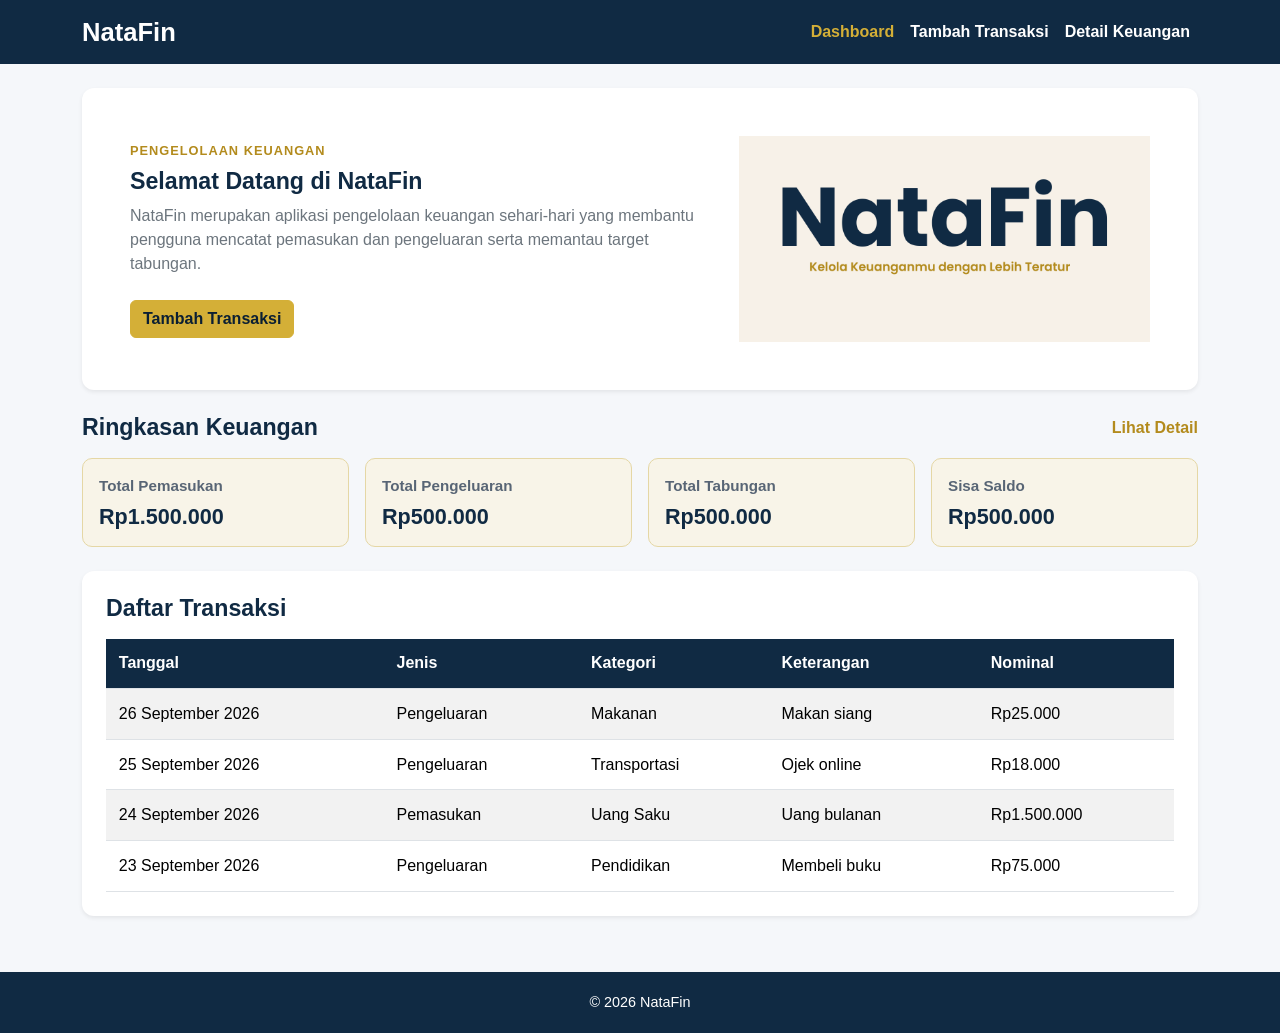
<file: index.html>
<!DOCTYPE html>
<html lang="id">

<head>
    <meta charset="UTF-8">
    <meta name="viewport" content="width=device-width, initial-scale=1.0">
    <title>NataFin - Dashboard</title>

    <link href="https://cdn.jsdelivr.net/npm/bootstrap@5.3.0/dist/css/bootstrap.min.css" rel="stylesheet">
    <link rel="stylesheet" href="assets/css/style.css">
</head>

<body>
    <nav class="navbar navbar-expand-lg navbar-dark navbar-natafin">
        <div class="container">
            <a class="navbar-brand" href="index.html">NataFin</a>

            <button class="navbar-toggler" type="button" data-bs-toggle="collapse"
                data-bs-target="#navbarNataFin" aria-controls="navbarNataFin"
                aria-expanded="false" aria-label="Buka navigasi">
                <span class="navbar-toggler-icon"></span>
            </button>

            <div class="collapse navbar-collapse" id="navbarNataFin">
                <ul class="navbar-nav ms-auto mb-2 mb-lg-0">
                    <li class="nav-item">
                        <a class="nav-link active" aria-current="page" href="index.html">Dashboard</a>
                    </li>
                    <li class="nav-item">
                        <a class="nav-link" href="pages/transaksi/transaksi.html">Tambah Transaksi</a>
                    </li>
                    <li class="nav-item">
                        <a class="nav-link" href="pages/keuangan/detail.html">Detail Keuangan</a>
                    </li>
                </ul>
            </div>
        </div>
    </nav>

    <main class="container py-4">
        <section class="card hero-card shadow-sm border-0 mb-4">
            <div class="card-body p-4 p-lg-5">
                <div class="row align-items-center g-4">
                    <div class="col-12 col-lg-7">
                        <p class="eyebrow">PENGELOLAAN KEUANGAN</p>

                        <h1 class="section-title">Selamat Datang di NataFin</h1>

                        <p class="text-secondary">
                            NataFin merupakan aplikasi pengelolaan keuangan sehari-hari
                            yang membantu pengguna mencatat pemasukan dan pengeluaran
                            serta memantau target tabungan.
                        </p>

                        <a href="pages/transaksi/transaksi.html" class="btn btn-gold mt-2">
                            Tambah Transaksi
                        </a>
                    </div>

                    <div class="col-12 col-lg-5 text-center">
                        <img src="assets/img/logo_natafin.png"
                            class="img-fluid brand-logo" alt="Logo NataFin">
                    </div>
                </div>
            </div>
        </section>

        <section class="mb-4">
            <div class="d-flex flex-wrap justify-content-between align-items-center gap-2 mb-3">
                <h2 class="section-title mb-0">Ringkasan Keuangan</h2>
                <a href="pages/keuangan/detail.html" class="content-link">Lihat Detail</a>
            </div>

            <div class="row g-3">
                <div class="col-12 col-sm-6 col-xl-3">
                    <div class="card summary-card h-100">
                        <div class="card-body">
                            <p class="summary-label">Total Pemasukan</p>
                            <h3 class="summary-amount">Rp1.500.000</h3>
                        </div>
                    </div>
                </div>

                <div class="col-12 col-sm-6 col-xl-3">
                    <div class="card summary-card h-100">
                        <div class="card-body">
                            <p class="summary-label">Total Pengeluaran</p>
                            <h3 class="summary-amount">Rp500.000</h3>
                        </div>
                    </div>
                </div>

                <div class="col-12 col-sm-6 col-xl-3">
                    <div class="card summary-card h-100">
                        <div class="card-body">
                            <p class="summary-label">Total Tabungan</p>
                            <h3 class="summary-amount">Rp500.000</h3>
                        </div>
                    </div>
                </div>

                <div class="col-12 col-sm-6 col-xl-3">
                    <div class="card summary-card h-100">
                        <div class="card-body">
                            <p class="summary-label">Sisa Saldo</p>
                            <h3 class="summary-amount">Rp500.000</h3>
                        </div>
                    </div>
                </div>
            </div>
        </section>

        <section class="card content-card shadow-sm border-0">
            <div class="card-body p-3 p-md-4">
                <h2 class="section-title mb-3">Daftar Transaksi</h2>

                <div class="table-responsive">
                    <table class="table table-striped table-hover align-middle mb-0">
                        <thead class="table-natafin">
                            <tr>
                                <th scope="col">Tanggal</th>
                                <th scope="col">Jenis</th>
                                <th scope="col">Kategori</th>
                                <th scope="col">Keterangan</th>
                                <th scope="col">Nominal</th>
                            </tr>
                        </thead>

                        <tbody>
                            <tr>
                                <td>26 September 2026</td>
                                <td>Pengeluaran</td>
                                <td>Makanan</td>
                                <td>Makan siang</td>
                                <td>Rp25.000</td>
                            </tr>
                            <tr>
                                <td>25 September 2026</td>
                                <td>Pengeluaran</td>
                                <td>Transportasi</td>
                                <td>Ojek online</td>
                                <td>Rp18.000</td>
                            </tr>
                            <tr>
                                <td>24 September 2026</td>
                                <td>Pemasukan</td>
                                <td>Uang Saku</td>
                                <td>Uang bulanan</td>
                                <td>Rp1.500.000</td>
                            </tr>
                            <tr>
                                <td>23 September 2026</td>
                                <td>Pengeluaran</td>
                                <td>Pendidikan</td>
                                <td>Membeli buku</td>
                                <td>Rp75.000</td>
                            </tr>
                        </tbody>
                    </table>
                </div>
            </div>
        </section>
    </main>

    <footer class="footer-natafin">
        <div class="container text-center">
            <p class="mb-0">&copy; 2026 NataFin</p>
        </div>
    </footer>

    <script src="https://cdn.jsdelivr.net/npm/bootstrap@5.3.0/dist/js/bootstrap.bundle.min.js"></script>
</body>

</html>
</file>
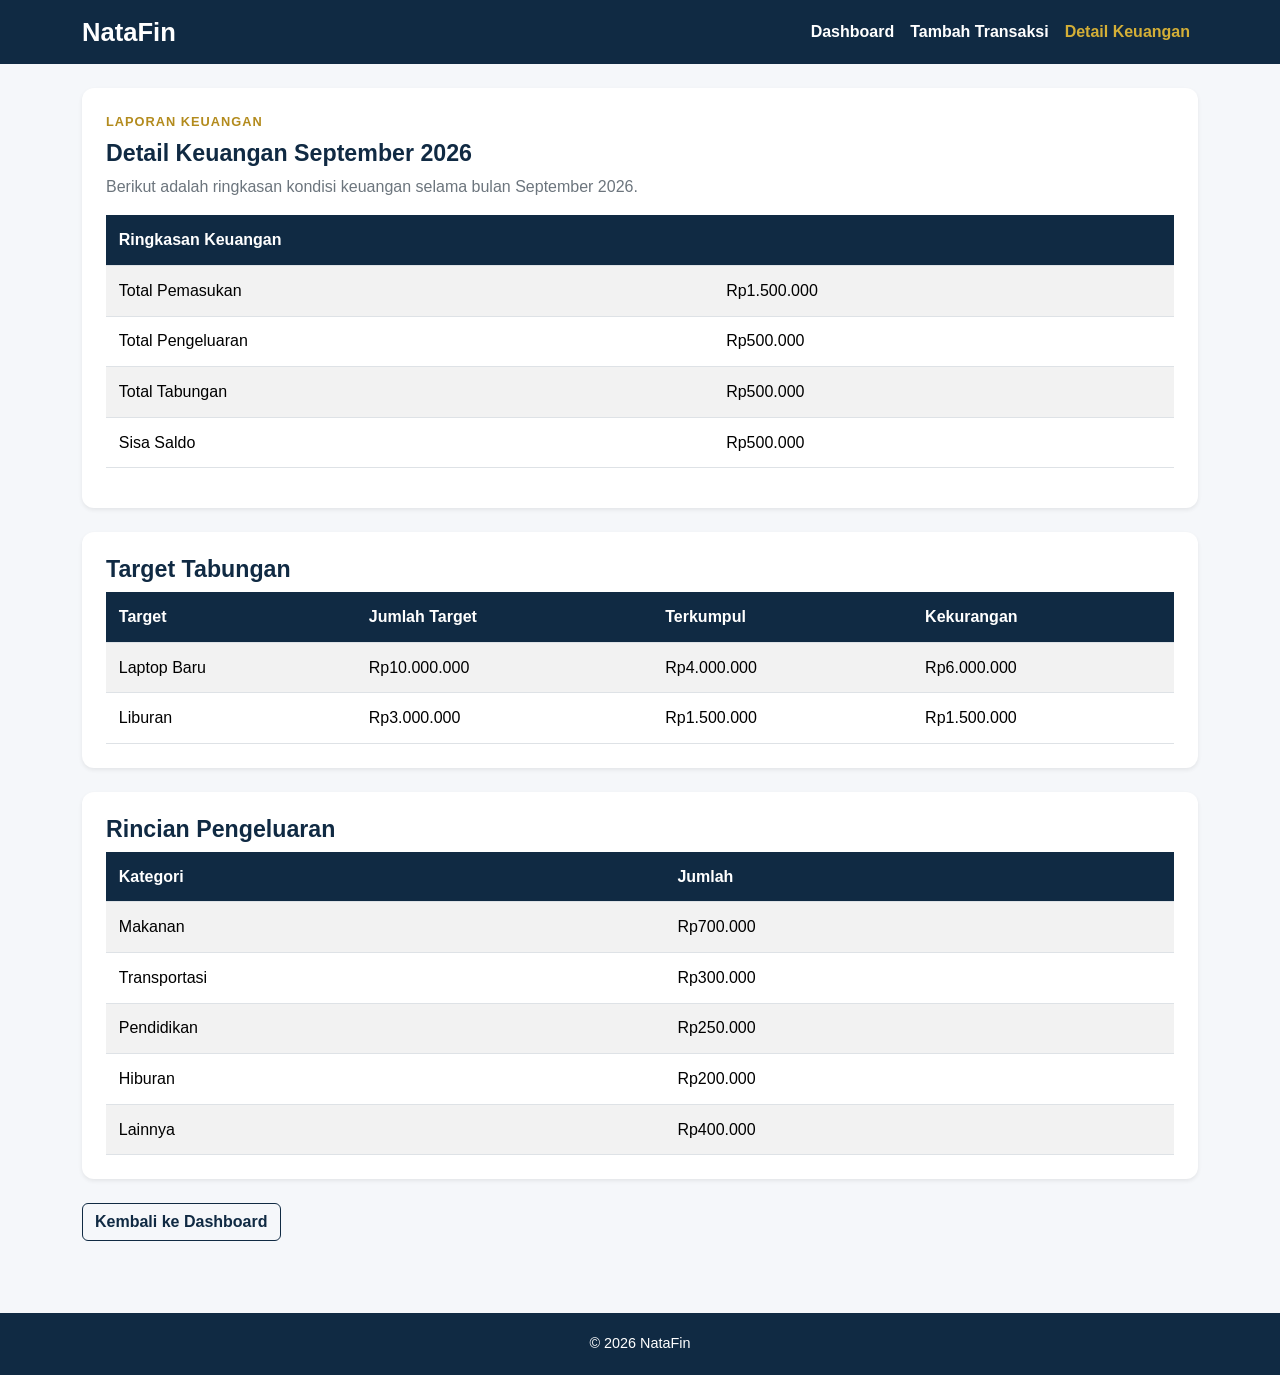
<file: detail.html>
<!DOCTYPE html>
<html lang="id">

<head>
    <meta charset="UTF-8">
    <meta name="viewport" content="width=device-width, initial-scale=1.0">
    <title>NataFin - Detail Keuangan</title>

    <link href="https://cdn.jsdelivr.net/npm/bootstrap@5.3.0/dist/css/bootstrap.min.css" rel="stylesheet">
    <link rel="stylesheet" href="style.css">
</head>

<body>
    <nav class="navbar navbar-expand-lg navbar-dark navbar-natafin">
        <div class="container">
            <a class="navbar-brand" href="index.html">NataFin</a>

            <button class="navbar-toggler" type="button" data-bs-toggle="collapse"
                data-bs-target="#navbarNataFin" aria-controls="navbarNataFin"
                aria-expanded="false" aria-label="Buka navigasi">
                <span class="navbar-toggler-icon"></span>
            </button>

            <div class="collapse navbar-collapse" id="navbarNataFin">
                <ul class="navbar-nav ms-auto mb-2 mb-lg-0">
                    <li class="nav-item">
                        <a class="nav-link" href="index.html">Dashboard</a>
                    </li>
                    <li class="nav-item">
                        <a class="nav-link" href="transaksi.html">Tambah Transaksi</a>
                    </li>
                    <li class="nav-item">
                        <a class="nav-link active" aria-current="page" href="detail.html">Detail Keuangan</a>
                    </li>
                </ul>
            </div>
        </div>
    </nav>

    <main class="container py-4">
        <section class="card content-card shadow-sm border-0 mb-4">
            <div class="card-body p-3 p-md-4">
                <p class="eyebrow">LAPORAN KEUANGAN</p>
                <h1 class="section-title">Detail Keuangan September 2026</h1>

                <p class="text-secondary">
                    Berikut adalah ringkasan kondisi keuangan selama bulan September 2026.
                </p>

                <div class="table-responsive">
                    <table class="table table-striped align-middle">
                        <thead class="table-natafin">
                            <tr>
                                <th colspan="2">Ringkasan Keuangan</th>
                            </tr>
                        </thead>
                        <tbody>
                            <tr>
                                <td>Total Pemasukan</td>
                                <td>Rp1.500.000</td>
                            </tr>
                            <tr>
                                <td>Total Pengeluaran</td>
                                <td>Rp500.000</td>
                            </tr>
                            <tr>
                                <td>Total Tabungan</td>
                                <td>Rp500.000</td>
                            </tr>
                            <tr>
                                <td>Sisa Saldo</td>
                                <td>Rp500.000</td>
                            </tr>
                        </tbody>
                    </table>
                </div>
            </div>
        </section>

        <section class="card content-card shadow-sm border-0 mb-4">
            <div class="card-body p-3 p-md-4">
                <h2 class="section-title">Target Tabungan</h2>

                <div class="table-responsive">
                    <table class="table table-striped table-hover align-middle mb-0">
                        <thead class="table-natafin">
                            <tr>
                                <th scope="col">Target</th>
                                <th scope="col">Jumlah Target</th>
                                <th scope="col">Terkumpul</th>
                                <th scope="col">Kekurangan</th>
                            </tr>
                        </thead>
                        <tbody>
                            <tr>
                                <td>Laptop Baru</td>
                                <td>Rp10.000.000</td>
                                <td>Rp4.000.000</td>
                                <td>Rp6.000.000</td>
                            </tr>
                            <tr>
                                <td>Liburan</td>
                                <td>Rp3.000.000</td>
                                <td>Rp1.500.000</td>
                                <td>Rp1.500.000</td>
                            </tr>
                        </tbody>
                    </table>
                </div>
            </div>
        </section>

        <section class="card content-card shadow-sm border-0 mb-4">
            <div class="card-body p-3 p-md-4">
                <h2 class="section-title">Rincian Pengeluaran</h2>

                <div class="table-responsive">
                    <table class="table table-striped align-middle mb-0">
                        <thead class="table-natafin">
                            <tr>
                                <th scope="col">Kategori</th>
                                <th scope="col">Jumlah</th>
                            </tr>
                        </thead>
                        <tbody>
                            <tr>
                                <td>Makanan</td>
                                <td>Rp700.000</td>
                            </tr>
                            <tr>
                                <td>Transportasi</td>
                                <td>Rp300.000</td>
                            </tr>
                            <tr>
                                <td>Pendidikan</td>
                                <td>Rp250.000</td>
                            </tr>
                            <tr>
                                <td>Hiburan</td>
                                <td>Rp200.000</td>
                            </tr>
                            <tr>
                                <td>Lainnya</td>
                                <td>Rp400.000</td>
                            </tr>
                        </tbody>
                    </table>
                </div>
            </div>
        </section>

        <p>
            <a href="index.html" class="btn btn-outline-navy">Kembali ke Dashboard</a>
        </p>
    </main>

    <footer class="footer-natafin">
        <div class="container text-center">
            <p class="mb-0">&copy; 2026 NataFin</p>
        </div>
    </footer>

    <script src="https://cdn.jsdelivr.net/npm/bootstrap@5.3.0/dist/js/bootstrap.bundle.min.js"></script>
</body>

</html>
</file>
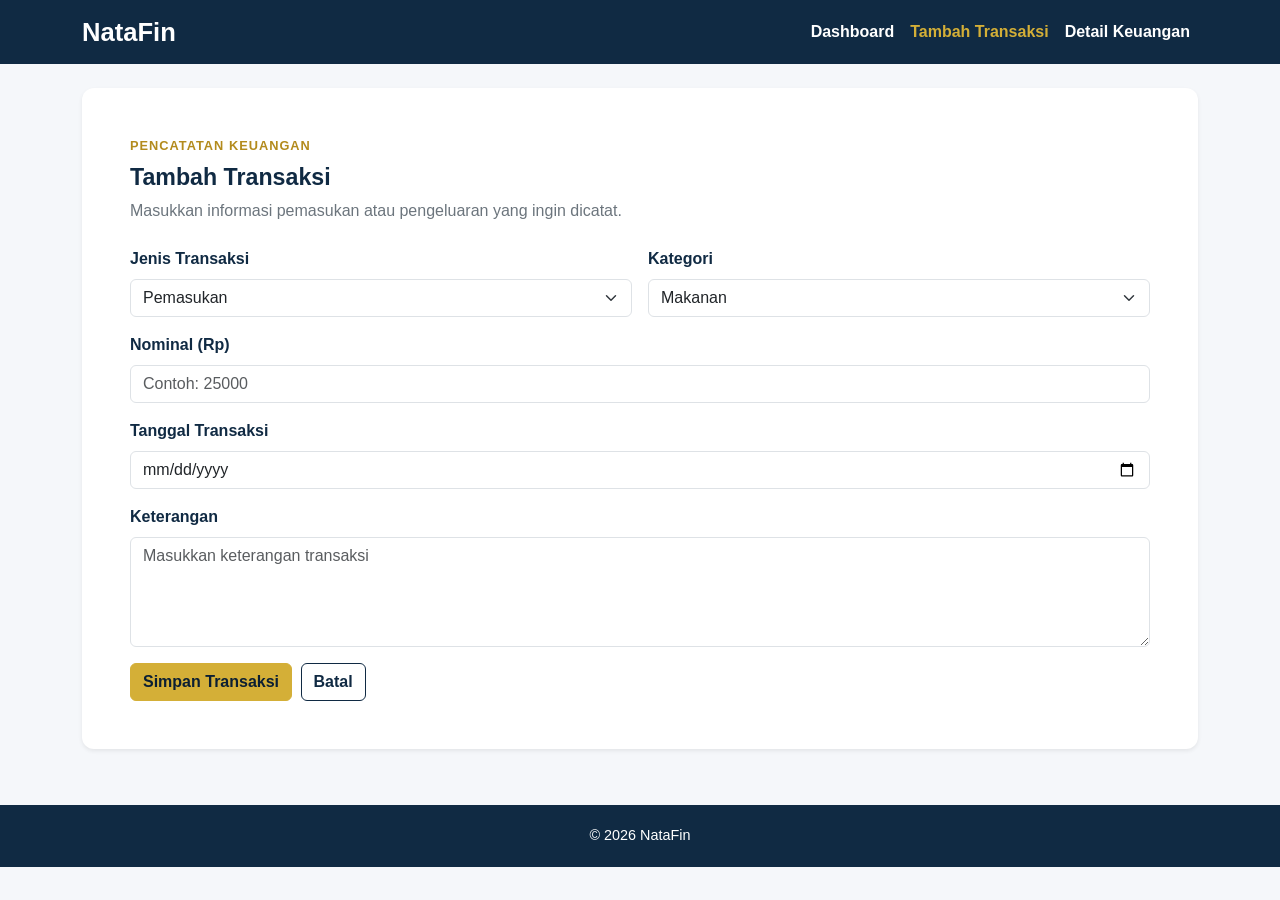
<file: transaksi.html>
<!DOCTYPE html>
<html lang="id">

<head>
    <meta charset="UTF-8">
    <meta name="viewport" content="width=device-width, initial-scale=1.0">
    <title>NataFin - Tambah Transaksi</title>

    <link href="https://cdn.jsdelivr.net/npm/bootstrap@5.3.0/dist/css/bootstrap.min.css" rel="stylesheet">
    <link rel="stylesheet" href="style.css">
</head>

<body>
    <nav class="navbar navbar-expand-lg navbar-dark navbar-natafin">
        <div class="container">
            <a class="navbar-brand" href="index.html">NataFin</a>

            <button class="navbar-toggler" type="button" data-bs-toggle="collapse"
                data-bs-target="#navbarNataFin" aria-controls="navbarNataFin"
                aria-expanded="false" aria-label="Buka navigasi">
                <span class="navbar-toggler-icon"></span>
            </button>

            <div class="collapse navbar-collapse" id="navbarNataFin">
                <ul class="navbar-nav ms-auto mb-2 mb-lg-0">
                    <li class="nav-item">
                        <a class="nav-link" href="index.html">Dashboard</a>
                    </li>
                    <li class="nav-item">
                        <a class="nav-link active" aria-current="page" href="transaksi.html">Tambah Transaksi</a>
                    </li>
                    <li class="nav-item">
                        <a class="nav-link" href="detail.html">Detail Keuangan</a>
                    </li>
                </ul>
            </div>
        </div>
    </nav>

    <main class="container py-4">
        <section class="card content-card shadow-sm border-0">
            <div class="card-body p-4 p-md-5">
                <p class="eyebrow">PENCATATAN KEUANGAN</p>
                <h1 class="section-title">Tambah Transaksi</h1>

                <p class="text-secondary mb-4">
                    Masukkan informasi pemasukan atau pengeluaran yang ingin dicatat.
                </p>

                <form action="#" method="get">
                    <div class="row g-3">
                        <div class="col-12 col-md-6">
                            <label for="jenis" class="form-label">Jenis Transaksi</label>
                            <select id="jenis" name="jenis" class="form-select" required>
                                <option value="pemasukan">Pemasukan</option>
                                <option value="pengeluaran">Pengeluaran</option>
                            </select>
                        </div>

                        <div class="col-12 col-md-6">
                            <label for="kategori" class="form-label">Kategori</label>
                            <select id="kategori" name="kategori" class="form-select" required>
                                <option value="makanan">Makanan</option>
                                <option value="transportasi">Transportasi</option>
                                <option value="pendidikan">Pendidikan</option>
                                <option value="hiburan">Hiburan</option>
                                <option value="belanja">Belanja</option>
                                <option value="tagihan">Tagihan</option>
                                <option value="lainnya">Lainnya</option>
                            </select>
                        </div>

                        <div class="col-12">
                            <label for="nominal" class="form-label">Nominal (Rp)</label>
                            <input type="number" id="nominal" name="nominal"
                                class="form-control" min="1" placeholder="Contoh: 25000" required>
                        </div>

                        <div class="col-12">
                            <label for="tanggal" class="form-label">Tanggal Transaksi</label>
                            <input type="date" id="tanggal" name="tanggal"
                                class="form-control" required>
                        </div>

                        <div class="col-12">
                            <label for="keterangan" class="form-label">Keterangan</label>
                            <textarea id="keterangan" name="keterangan" class="form-control"
                                rows="4" placeholder="Masukkan keterangan transaksi" required></textarea>
                        </div>

                        <div class="col-12">
                            <button type="submit" class="btn btn-gold">Simpan Transaksi</button>
                            <a href="index.html" class="btn btn-outline-navy ms-1">Batal</a>
                        </div>
                    </div>
                </form>
            </div>
        </section>
    </main>

    <footer class="footer-natafin">
        <div class="container text-center">
            <p class="mb-0">&copy; 2026 NataFin</p>
        </div>
    </footer>

    <script src="https://cdn.jsdelivr.net/npm/bootstrap@5.3.0/dist/js/bootstrap.bundle.min.js"></script>
</body>

</html>
</file>
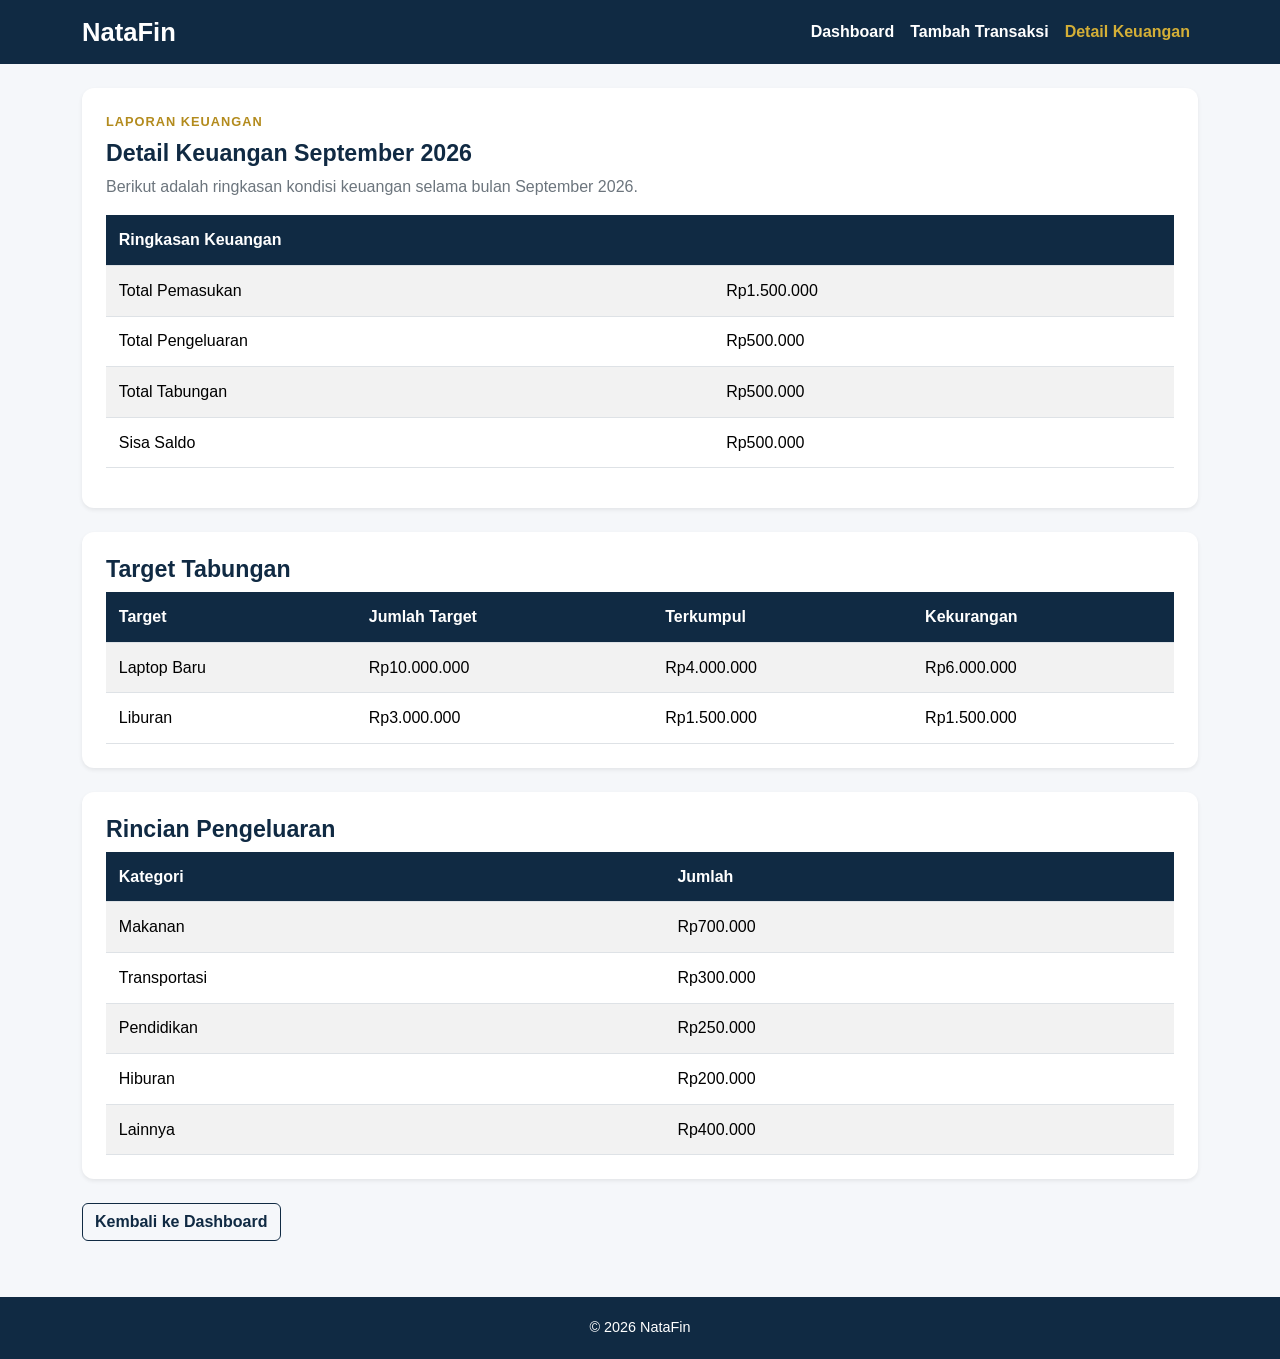
<file: pages/keuangan/detail.html>
<!DOCTYPE html>
<html lang="id">

<head>
    <meta charset="UTF-8">
    <meta name="viewport" content="width=device-width, initial-scale=1.0">
    <title>NataFin - Detail Keuangan</title>

    <link href="https://cdn.jsdelivr.net/npm/bootstrap@5.3.0/dist/css/bootstrap.min.css" rel="stylesheet">
    <link rel="stylesheet" href="../../assets/css/style.css">
</head>

<body>
    <nav class="navbar navbar-expand-lg navbar-dark navbar-natafin">
        <div class="container">
            <a class="navbar-brand" href="../../index.html">NataFin</a>

            <button class="navbar-toggler" type="button" data-bs-toggle="collapse"
                data-bs-target="#navbarNataFin" aria-controls="navbarNataFin"
                aria-expanded="false" aria-label="Buka navigasi">
                <span class="navbar-toggler-icon"></span>
            </button>

            <div class="collapse navbar-collapse" id="navbarNataFin">
                <ul class="navbar-nav ms-auto mb-2 mb-lg-0">
                    <li class="nav-item">
                        <a class="nav-link" href="../../index.html">Dashboard</a>
                    </li>
                    <li class="nav-item">
                        <a class="nav-link" href="../transaksi/transaksi.html">Tambah Transaksi</a>
                    </li>
                    <li class="nav-item">
                        <a class="nav-link active" aria-current="page" href="detail.html">Detail Keuangan</a>
                    </li>
                </ul>
            </div>
        </div>
    </nav>

    <main class="container py-4">
        <section class="card content-card shadow-sm border-0 mb-4">
            <div class="card-body p-3 p-md-4">
                <p class="eyebrow">LAPORAN KEUANGAN</p>

                <h1 class="section-title">Detail Keuangan September 2026</h1>

                <p class="text-secondary">
                    Berikut adalah ringkasan kondisi keuangan selama bulan September 2026.
                </p>

                <div class="table-responsive">
                    <table class="table table-striped align-middle">
                        <thead class="table-natafin">
                            <tr>
                                <th colspan="2">Ringkasan Keuangan</th>
                            </tr>
                        </thead>

                        <tbody>
                            <tr>
                                <td>Total Pemasukan</td>
                                <td>Rp1.500.000</td>
                            </tr>
                            <tr>
                                <td>Total Pengeluaran</td>
                                <td>Rp500.000</td>
                            </tr>
                            <tr>
                                <td>Total Tabungan</td>
                                <td>Rp500.000</td>
                            </tr>
                            <tr>
                                <td>Sisa Saldo</td>
                                <td>Rp500.000</td>
                            </tr>
                        </tbody>
                    </table>
                </div>
            </div>
        </section>

        <section class="card content-card shadow-sm border-0 mb-4">
            <div class="card-body p-3 p-md-4">
                <h2 class="section-title">Target Tabungan</h2>

                <div class="table-responsive">
                    <table class="table table-striped table-hover align-middle mb-0">
                        <thead class="table-natafin">
                            <tr>
                                <th scope="col">Target</th>
                                <th scope="col">Jumlah Target</th>
                                <th scope="col">Terkumpul</th>
                                <th scope="col">Kekurangan</th>
                            </tr>
                        </thead>

                        <tbody>
                            <tr>
                                <td>Laptop Baru</td>
                                <td>Rp10.000.000</td>
                                <td>Rp4.000.000</td>
                                <td>Rp6.000.000</td>
                            </tr>
                            <tr>
                                <td>Liburan</td>
                                <td>Rp3.000.000</td>
                                <td>Rp1.500.000</td>
                                <td>Rp1.500.000</td>
                            </tr>
                        </tbody>
                    </table>
                </div>
            </div>
        </section>

        <section class="card content-card shadow-sm border-0 mb-4">
            <div class="card-body p-3 p-md-4">
                <h2 class="section-title">Rincian Pengeluaran</h2>

                <div class="table-responsive">
                    <table class="table table-striped align-middle mb-0">
                        <thead class="table-natafin">
                            <tr>
                                <th scope="col">Kategori</th>
                                <th scope="col">Jumlah</th>
                            </tr>
                        </thead>

                        <tbody>
                            <tr>
                                <td>Makanan</td>
                                <td>Rp700.000</td>
                            </tr>
                            <tr>
                                <td>Transportasi</td>
                                <td>Rp300.000</td>
                            </tr>
                            <tr>
                                <td>Pendidikan</td>
                                <td>Rp250.000</td>
                            </tr>
                            <tr>
                                <td>Hiburan</td>
                                <td>Rp200.000</td>
                            </tr>
                            <tr>
                                <td>Lainnya</td>
                                <td>Rp400.000</td>
                            </tr>
                        </tbody>
                    </table>
                </div>
            </div>
        </section>

        <a href="../../index.html" class="btn btn-outline-navy">Kembali ke Dashboard</a>
    </main>

    <footer class="footer-natafin">
        <div class="container text-center">
            <p class="mb-0">&copy; 2026 NataFin</p>
        </div>
    </footer>

    <script src="https://cdn.jsdelivr.net/npm/bootstrap@5.3.0/dist/js/bootstrap.bundle.min.js"></script>
</body>

</html>
</file>
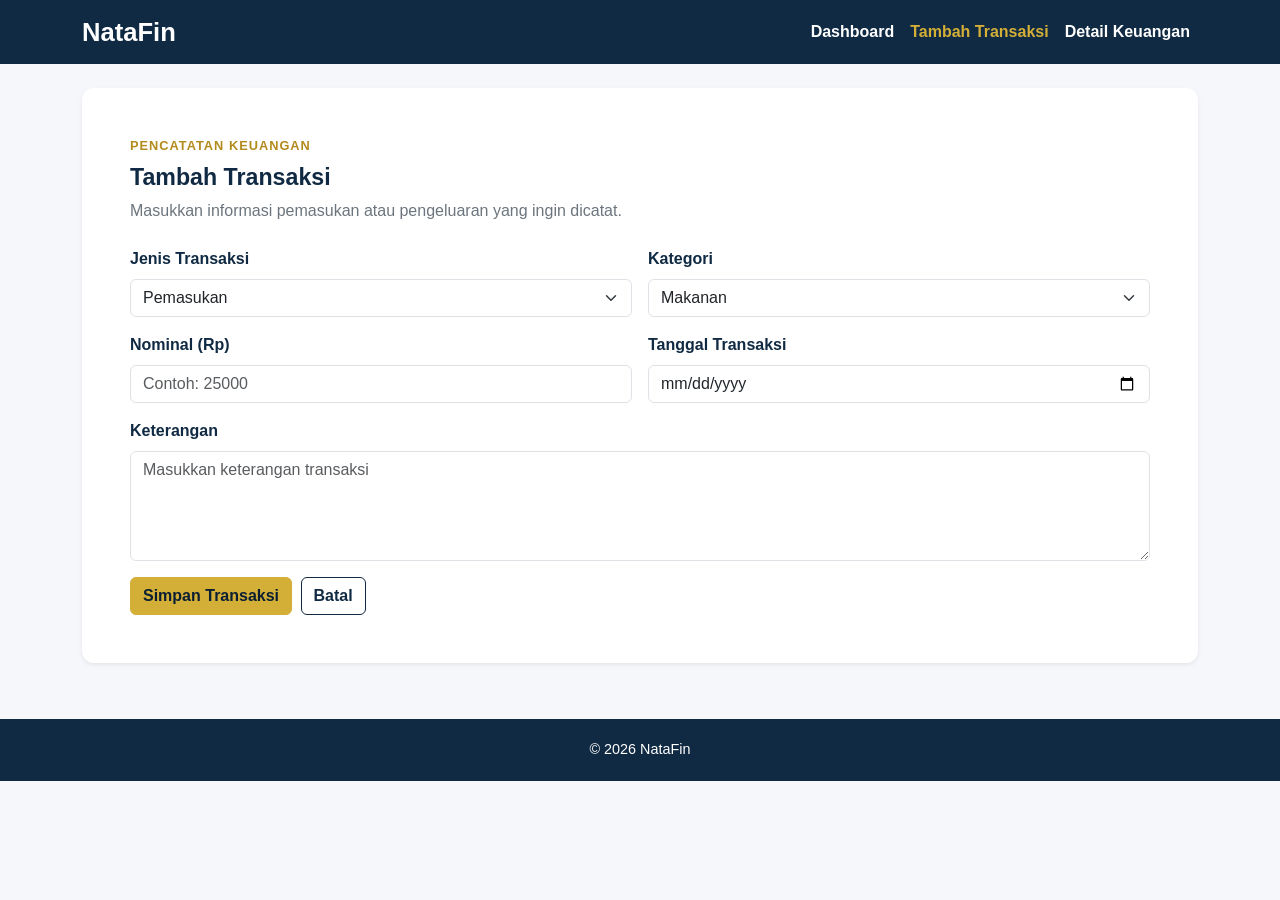
<file: pages/transaksi/transaksi.html>
<!DOCTYPE html>
<html lang="id">

<head>
    <meta charset="UTF-8">
    <meta name="viewport" content="width=device-width, initial-scale=1.0">
    <title>NataFin - Tambah Transaksi</title>

    <link href="https://cdn.jsdelivr.net/npm/bootstrap@5.3.0/dist/css/bootstrap.min.css" rel="stylesheet">
    <link rel="stylesheet" href="../../assets/css/style.css">
</head>

<body>
    <nav class="navbar navbar-expand-lg navbar-dark navbar-natafin">
        <div class="container">
            <a class="navbar-brand" href="../../index.html">NataFin</a>

            <button class="navbar-toggler" type="button" data-bs-toggle="collapse"
                data-bs-target="#navbarNataFin" aria-controls="navbarNataFin"
                aria-expanded="false" aria-label="Buka navigasi">
                <span class="navbar-toggler-icon"></span>
            </button>

            <div class="collapse navbar-collapse" id="navbarNataFin">
                <ul class="navbar-nav ms-auto mb-2 mb-lg-0">
                    <li class="nav-item">
                        <a class="nav-link" href="../../index.html">Dashboard</a>
                    </li>
                    <li class="nav-item">
                        <a class="nav-link active" aria-current="page" href="transaksi.html">Tambah Transaksi</a>
                    </li>
                    <li class="nav-item">
                        <a class="nav-link" href="../keuangan/detail.html">Detail Keuangan</a>
                    </li>
                </ul>
            </div>
        </div>
    </nav>

    <main class="container py-4">
        <section class="card content-card shadow-sm border-0">
            <div class="card-body p-4 p-md-5">
                <p class="eyebrow">PENCATATAN KEUANGAN</p>

                <h1 class="section-title">Tambah Transaksi</h1>

                <p class="text-secondary mb-4">
                    Masukkan informasi pemasukan atau pengeluaran yang ingin dicatat.
                </p>

                <form action="#" method="get">
                    <div class="row g-3">
                        <div class="col-12 col-md-6">
                            <label for="jenis" class="form-label">Jenis Transaksi</label>

                            <select id="jenis" name="jenis" class="form-select" required>
                                <option value="pemasukan">Pemasukan</option>
                                <option value="pengeluaran">Pengeluaran</option>
                            </select>
                        </div>

                        <div class="col-12 col-md-6">
                            <label for="kategori" class="form-label">Kategori</label>

                            <select id="kategori" name="kategori" class="form-select" required>
                                <option value="makanan">Makanan</option>
                                <option value="transportasi">Transportasi</option>
                                <option value="pendidikan">Pendidikan</option>
                                <option value="hiburan">Hiburan</option>
                                <option value="belanja">Belanja</option>
                                <option value="tagihan">Tagihan</option>
                                <option value="lainnya">Lainnya</option>
                            </select>
                        </div>

                        <div class="col-12 col-md-6">
                            <label for="nominal" class="form-label">Nominal (Rp)</label>

                            <input type="number" id="nominal" name="nominal"
                                class="form-control" min="1"
                                placeholder="Contoh: 25000" required>
                        </div>

                        <div class="col-12 col-md-6">
                            <label for="tanggal" class="form-label">Tanggal Transaksi</label>

                            <input type="date" id="tanggal" name="tanggal"
                                class="form-control" required>
                        </div>

                        <div class="col-12">
                            <label for="keterangan" class="form-label">Keterangan</label>

                            <textarea id="keterangan" name="keterangan"
                                class="form-control" rows="4"
                                placeholder="Masukkan keterangan transaksi" required></textarea>
                        </div>

                        <div class="col-12">
                            <button type="submit" class="btn btn-gold">Simpan Transaksi</button>
                            <a href="../../index.html" class="btn btn-outline-navy ms-1">Batal</a>
                        </div>
                    </div>
                </form>
            </div>
        </section>
    </main>

    <footer class="footer-natafin">
        <div class="container text-center">
            <p class="mb-0">&copy; 2026 NataFin</p>
        </div>
    </footer>

    <script src="https://cdn.jsdelivr.net/npm/bootstrap@5.3.0/dist/js/bootstrap.bundle.min.js"></script>
</body>

</html>
</file>
<file: assets/css/style.css>
:root {
    --natafin-navy: #102A43;
    --natafin-navy-dark: #0B1F33;
    --natafin-gold: #D4AF37;
    --natafin-gold-dark: #B38B1D;
    --natafin-bg: #F5F7FA;
    --natafin-text: #263238;
    --natafin-border: #D7DEE7;
    --natafin-pale-gold: #F8F4E8;
}

body {
    margin: 0;
    font-family: Arial, sans-serif;
    color: var(--natafin-text);
    background-color: var(--natafin-bg);
}

.navbar-natafin {
    background-color: var(--natafin-navy);
}

.navbar-natafin .navbar-brand {
    color: #FFFFFF;
    font-size: 1.6rem;
    font-weight: bold;
}

.navbar-natafin .nav-link {
    padding: 0.65rem 0.9rem;
    color: #FFFFFF;
    font-weight: 600;
}

.navbar-natafin .nav-link:hover,
.navbar-natafin .nav-link.active {
    color: var(--natafin-gold);
}

.section-title {
    color: var(--natafin-navy);
    font-size: 1.45rem;
    font-weight: 700;
}

.eyebrow {
    margin-bottom: 0.5rem;
    color: var(--natafin-gold-dark);
    font-size: 0.8rem;
    font-weight: 700;
    letter-spacing: 1px;
}

.hero-card,
.content-card {
    border-radius: 12px;
    background-color: #FFFFFF;
}

.brand-logo {
    width: 100%;
    max-width: 480px;
    height: auto;
}

.btn-gold {
    border: 1px solid var(--natafin-gold);
    background-color: var(--natafin-gold);
    color: var(--natafin-navy-dark);
    font-weight: 700;
}

.btn-gold:hover {
    border-color: var(--natafin-gold-dark);
    background-color: var(--natafin-gold-dark);
    color: #FFFFFF;
}

.btn-outline-navy {
    border: 1px solid var(--natafin-navy);
    color: var(--natafin-navy);
    font-weight: 600;
}

.btn-outline-navy:hover {
    background-color: var(--natafin-navy);
    color: #FFFFFF;
}

.summary-card {
    border: 1px solid #E5D7A5;
    border-radius: 10px;
    background-color: var(--natafin-pale-gold);
}

.summary-label {
    margin-bottom: 0.4rem;
    color: #586575;
    font-size: 0.95rem;
    font-weight: 600;
}

.summary-amount {
    margin: 0;
    color: var(--natafin-navy);
    font-size: 1.35rem;
    font-weight: 700;
}

.content-link {
    color: var(--natafin-gold-dark);
    font-weight: 700;
    text-decoration: none;
}

.content-link:hover {
    color: var(--natafin-navy);
    text-decoration: underline;
}

.table-natafin th {
    background-color: var(--natafin-navy);
    color: #FFFFFF;
    font-weight: 600;
}

.table > :not(caption) > * > * {
    padding: 0.8rem;
}

.form-label {
    color: var(--natafin-navy);
    font-weight: 600;
}

.form-control:focus,
.form-select:focus {
    border-color: var(--natafin-gold);
    box-shadow: 0 0 0 0.2rem rgba(212, 175, 55, 0.2);
}

.footer-natafin {
    margin-top: 2rem;
    padding: 1.25rem 0;
    background-color: var(--natafin-navy);
    color: #FFFFFF;
    font-size: 0.9rem;
}

@media (max-width: 576px) {
    .section-title {
        font-size: 1.25rem;
    }

    .brand-logo {
        max-width: 320px;
    }

    .summary-amount {
        font-size: 1.2rem;
    }

    .table > :not(caption) > * > * {
        padding: 0.6rem;
    }
}
</file>
<file: style.css>
:root {
    --natafin-navy: #102A43;
    --natafin-navy-dark: #0B1F33;
    --natafin-gold: #D4AF37;
    --natafin-gold-dark: #B38B1D;
    --natafin-bg: #F5F7FA;
    --natafin-text: #263238;
    --natafin-border: #D7DEE7;
    --natafin-pale-gold: #F8F4E8;
}

body {
    margin: 0;
    font-family: Arial, sans-serif;
    color: var(--natafin-text);
    background-color: var(--natafin-bg);
}

.navbar-natafin {
    background-color: var(--natafin-navy);
}

.navbar-natafin .navbar-brand {
    color: #FFFFFF;
    font-size: 1.6rem;
    font-weight: bold;
}

.navbar-natafin .nav-link {
    padding: 0.65rem 0.9rem;
    color: #FFFFFF;
    font-weight: 600;
}

.navbar-natafin .nav-link:hover,
.navbar-natafin .nav-link.active {
    color: var(--natafin-gold);
}

.section-title {
    color: var(--natafin-navy);
    font-size: 1.45rem;
    font-weight: 700;
}

.eyebrow {
    margin-bottom: 0.5rem;
    color: var(--natafin-gold-dark);
    font-size: 0.8rem;
    font-weight: 700;
    letter-spacing: 1px;
}

.hero-card,
.content-card {
    border-radius: 12px;
    background-color: #FFFFFF;
}

.brand-logo {
    width: 100%;
    max-width: 480px;
    height: auto;
}

.btn-gold {
    border: 1px solid var(--natafin-gold);
    background-color: var(--natafin-gold);
    color: var(--natafin-navy-dark);
    font-weight: 700;
}

.btn-gold:hover {
    border-color: var(--natafin-gold-dark);
    background-color: var(--natafin-gold-dark);
    color: #FFFFFF;
}

.btn-outline-navy {
    border: 1px solid var(--natafin-navy);
    color: var(--natafin-navy);
    font-weight: 600;
}

.btn-outline-navy:hover {
    background-color: var(--natafin-navy);
    color: #FFFFFF;
}

.summary-card {
    border: 1px solid #E5D7A5;
    border-radius: 10px;
    background-color: var(--natafin-pale-gold);
}

.summary-label {
    margin-bottom: 0.4rem;
    color: #586575;
    font-size: 0.95rem;
    font-weight: 600;
}

.summary-amount {
    margin: 0;
    color: var(--natafin-navy);
    font-size: 1.35rem;
    font-weight: 700;
}

.content-link {
    color: var(--natafin-gold-dark);
    font-weight: 700;
    text-decoration: none;
}

.content-link:hover {
    color: var(--natafin-navy);
    text-decoration: underline;
}

.table-natafin th {
    background-color: var(--natafin-navy);
    color: #FFFFFF;
    font-weight: 600;
}

.table > :not(caption) > * > * {
    padding: 0.8rem;
}

.form-label {
    color: var(--natafin-navy);
    font-weight: 600;
}

.form-control:focus,
.form-select:focus {
    border-color: var(--natafin-gold);
    box-shadow: 0 0 0 0.2rem rgba(212, 175, 55, 0.2);
}

.footer-natafin {
    margin-top: 2rem;
    padding: 1.25rem 0;
    background-color: var(--natafin-navy);
    color: #FFFFFF;
    font-size: 0.9rem;
}

@media (max-width: 576px) {
    .section-title {
        font-size: 1.25rem;
    }

    .brand-logo {
        max-width: 320px;
    }

    .summary-amount {
        font-size: 1.2rem;
    }

    .table > :not(caption) > * > * {
        padding: 0.6rem;
    }
}
</file>
